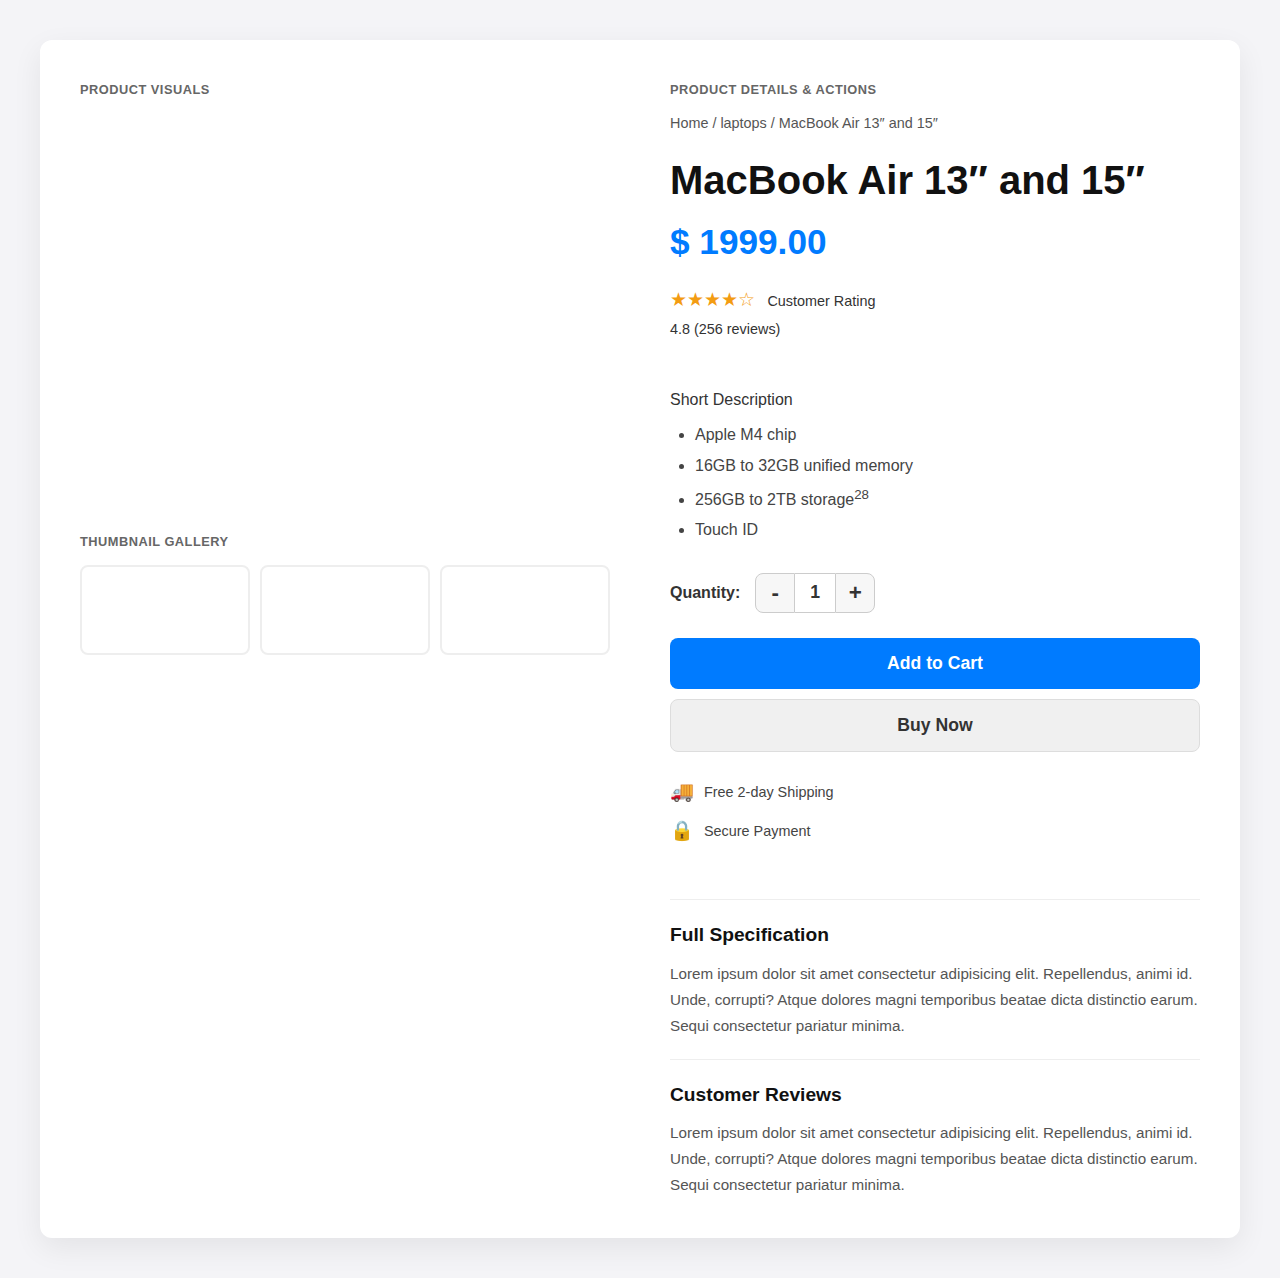
<file: index.html>
<!DOCTYPE html>
<html lang="en">
<head>
    <meta charset="UTF-8">
    <meta name="viewport" content="width=device-width, initial-scale=1.0">
    <title>Gaming Laptop Webpage</title>
    <link rel="icon" href="/images/logo.svg" type="image/svg+xml">
    <link rel="stylesheet" href="style.css">
</head>

<body>
    <div id="container">
        <div id="left">
            <div id="visuals">PRODUCT VISUALS</div>
            <div id="image">
                </div>
            <div id="thumbnail">Thumbnail Gallery</div>
            <div id="thumb-img">
                <span class="thumbnail" id="img-1"></span>
                <span class="thumbnail" id="img-2"></span>
                <span class="thumbnail" id="img-3"></span>
            </div>
        </div>
        
        <div id="right">
            <div id="heading">PRODUCT DETAILS & ACTIONS</div>
            <div id="path">
                <span>Home</span> / <span>laptops</span> / <span>MacBook Air 13″ and 15″</span>
            </div>
            <div id="name">MacBook Air 13″ and 15″</div>
            <div id="price">$ 1999.00</div>
            <div id="rating">
                <pre>Customer Rating
4.8 (256 reviews)
                </pre>
            </div>
            <div id="discription">Short Description
                <ul>
                    <li>Apple M4 chip</li>
                    <li>16GB to 32GB unified memory</li>
                    <li>256GB to 2TB storage<sup>28</sup></li>
                    <li>Touch ID</li>
                </ul>
            </div>
            
            <div id="quantity"><span><button id="sub">-</button></span><span><button id="cnt">1</button></span><span><button id="add">+</button></span></div>
            
            <div id="cart"><button id="cart-btn">Add to Cart</button></div>
            <div id="buy"><button id="buy-btn">Buy Now</button></div>
            
            <div id="facility">
                <ul>
                    <li>Free 2-day Shipping</li>
                    <li>Secure Payment</li>
                </ul>
            </div>
            
            <div id="specify">
                <div class="head">Full Specification</div>
                <div>Lorem ipsum dolor sit amet consectetur adipisicing elit. Repellendus, animi id. Unde, corrupti?
                    Atque dolores magni temporibus beatae dicta distinctio earum. Sequi consectetur pariatur minima.
                </div>
            </div>
            
            <div id="feedback">
                <div class="head">Customer Reviews</div> 
                <div>Lorem ipsum dolor sit amet consectetur adipisicing elit. Repellendus, animi id. Unde, corrupti?
                    Atque dolores magni temporibus beatae dicta distinctio earum. Sequi consectetur pariatur minima.
                </div>
            </div>
        </div>
    </div>
    <!-- <script src="script.js"></script> -->
    <script type="module" src="script.js"></script>
</body>
</html>
</file>
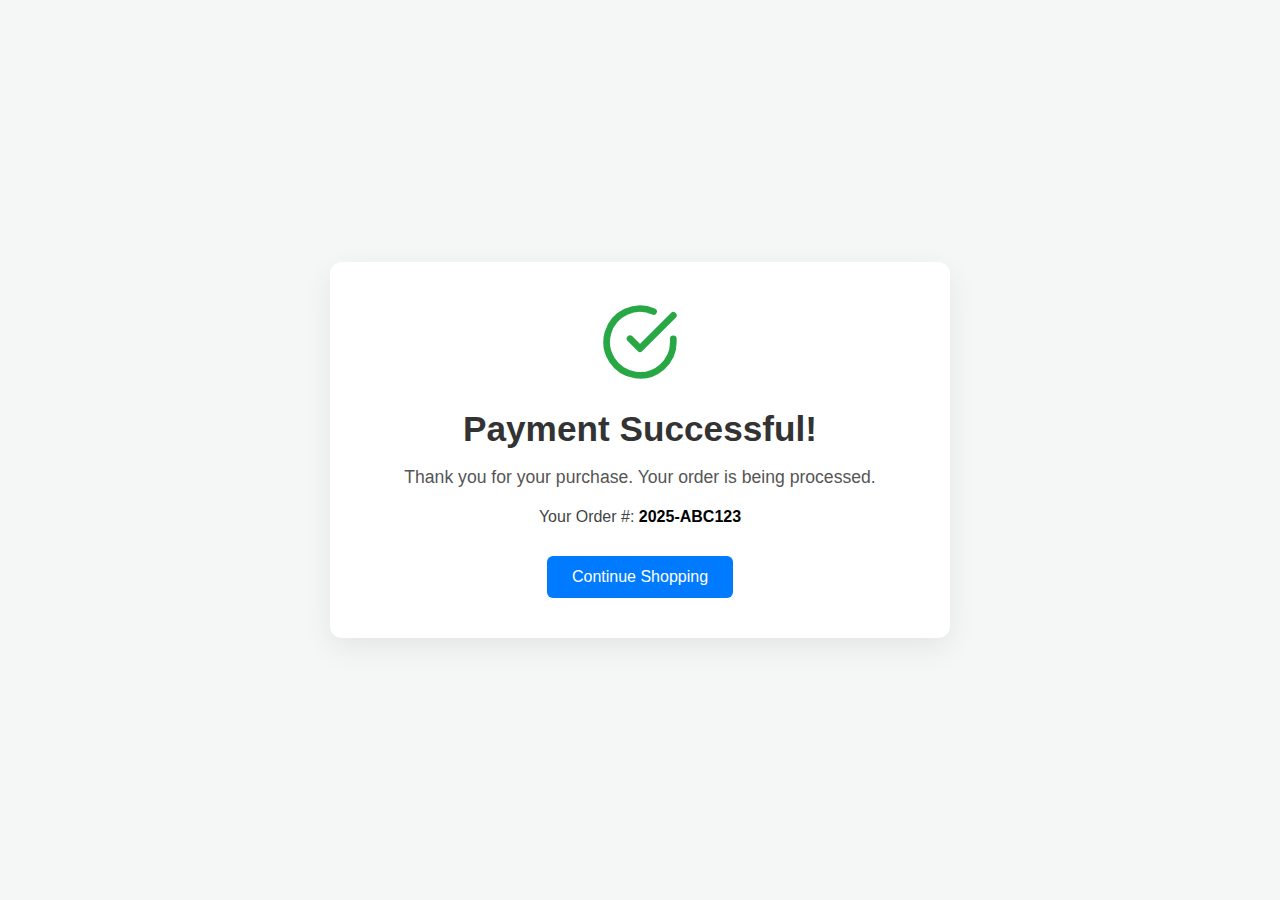
<file: finalMsg.html>
<!DOCTYPE html>
<html lang="en">
<head>
    <meta charset="UTF-8">
    <meta name="viewport" content="width=device-width, initial-scale=1.0">
    <title>Gaming Laptop Webpage</title>
    <link rel="icon" href="/images/logo.svg" type="image/svg+xml">
    <link rel="stylesheet" href="finalMsg.css">
</head>
<body>
    
    <div class="success-container">
        
        <div class="success-icon">
            <svg xmlns="http://www.w3.org/2000/svg" width="80" height="80" viewBox="0 0 24 24" fill="none" stroke="#28a745" stroke-width="2" stroke-linecap="round" stroke-linejoin="round">
                <path d="M22 11.08V12a10 10 0 1 1-5.93-9.14"></path>
                <polyline points="22 4 12 14.01 9 11.01"></polyline>
            </svg>
        </div>

        <h1>Payment Successful!</h1>
        
        <p class="message">
            Thank you for your purchase. Your order is being processed.
        </p>
        
        <p class="order-number">
            Your Order #: <strong>2025-ABC123</strong>
        </p>
        
        <a href="index.html" class="btn-home">Continue Shopping</a>

    </div>
</body>
</html>
</file>
<file: finalMsg.css>
/* style.css */

body {
    font-family: -apple-system, BlinkMacSystemFont, "Segoe UI", Roboto, Helvetica, Arial, sans-serif;
    /* 1. Light gray background (same as your theme) */
    background-color: #f4f7f6;
    display: flex;
    justify-content: center;
    align-items: center;
    min-height: 100vh;
    margin: 0;
}

/* 2. The white container box */
.success-container {
    background-color: #ffffff;
    padding: 40px 60px;
    border-radius: 12px;
    box-shadow: 0 10px 30px rgba(0, 0, 0, 0.07);
    text-align: center;
    max-width: 500px;
    width: 90%;
}

.success-icon {
    margin-bottom: 20px;
}

h1 {
    color: #333;
    font-size: 2.2rem;
    margin-bottom: 10px;
}

.message {
    color: #555;
    font-size: 1.1rem;
    margin-bottom: 20px;
}

.order-number {
    color: #444;
    font-size: 1rem;
    margin-bottom: 30px;
}

.order-number strong {
    color: #000;
    font-weight: 600;
}

/* 3. Themed button (same as your theme) */
.btn-home {
    display: inline-block;
    background-color: #007bff;
    color: #ffffff;
    padding: 12px 25px;
    text-decoration: none;
    border-radius: 6px;
    font-size: 1rem;
    font-weight: 500;
    transition: background-color 0.2s ease;
}

.btn-home:hover {
    background-color: #0056b3;
}

/* Responsive styles */
@media (max-width: 600px) {
    .success-container {
        padding: 30px 20px;
    }
    h1 {
        font-size: 1.8rem;
    }
    .message {
        font-size: 1rem;
    }
}
</file>
<file: style.css>
/* --- 1. Global Reset & Body --- */
* {
    margin: 0;
    padding: 0;
    box-sizing: border-box;
}

body {
    font-family: -apple-system, BlinkMacSystemFont, "Segoe UI", Roboto, Helvetica, Arial, sans-serif;
    background-color: #f4f4f7; /* Light gray background for the page */
    line-height: 1.6;
    color: #333;
}

/* --- 2. Main Container (The Card) --- */
#container {
    display: flex; /* This replaces your .flex class */
    max-width: 1200px;
    margin: 40px auto; /* Centers the card on the page */
    background-color: #ffffff;
    border-radius: 12px;
    box-shadow: 0 10px 30px rgba(0, 0, 0, 0.07);
    padding: 40px;
}

/* --- 3. Left & Right Columns --- */
#left {
    flex-basis: 50%; /* Takes up 50% of the width */
    padding-right: 30px;
    display: flex;
    flex-direction: column;
}

#right {
    flex-basis: 50%; /* Takes up 50% of the width */
    padding-left: 30px;
    display: flex;
    flex-direction: column;
}

/* --- 4. Left Column Styling (Visuals) --- */
#visuals,
#thumbnail {
    font-size: 0.8rem;
    font-weight: 600; /* Replaces .bold */
    color: #666;
    text-transform: uppercase;
    letter-spacing: 0.5px;
    margin-bottom: 12px;
}

#image {
    width: 100%;
    height: 400px; /* Give height to the empty div */
    border-radius: 10px;
    margin-bottom: 20px;
    
    /* Placeholder background - REPLACE THIS */
    background-image: url('https://store.storeimages.cdn-apple.com/4668/as-images.apple.com/is/mba13-m3-starlight-gallery1-202402?wid=2000&hei=1536&fmt=jpeg&qlt=90&.v=1707253412999');
    background-size: cover;
    background-position: center;
}

#thumb-img {
    display: flex;
    gap: 10px; /* Space between thumbnails */
}

#thumb-img span {
    flex: 1; /* Make all spans share the space equally */
    height: 90px;
    border-radius: 8px;
    cursor: pointer;
    border: 2px solid #eee;
    transition: border-color 0.2s;
    background-size: cover;
    background-position: center;
}

#thumb-img span:hover {
    border-color: #007bff; /* Highlight on hover */
}

/* Placeholder backgrounds for thumbnails - REPLACE THESE */
#thumb-img span:nth-child(1) {
    background-image: url('https://store.storeimages.cdn-apple.com/4668/as-images.apple.com/is/mba13-m3-starlight-gallery2-202402?wid=2000&hei=1536&fmt=jpeg&qlt=90&.v=1707253413143');
    /* border-color: #007bff; Show first as "active" */
}
#thumb-img span:nth-child(2) {
    background-image: url('https://store.storeimages.cdn-apple.com/4668/as-images.apple.com/is/mba13-m3-starlight-gallery3-202402?wid=2000&hei=1536&fmt=jpeg&qlt=90&.v=1707253413061');
}
#thumb-img span:nth-child(3) {
    background-image: url('https://store.storeimages.cdn-apple.com/4668/as-images.apple.com/is/mba13-m3-starlight-gallery4-202402?wid=2000&hei=1536&fmt=jpeg&qlt=90&.v=1707253413144');
}

.thumbnail {
  /* ... your other styles like width, height, background-image ... */
  
  /* 1. Add a transparent border by default */
  border: 2px solid transparent;
  cursor: pointer;
  transition: border-color 0.2s ease; /* Smooth transition */
}

/* --- 5. Right Column Styling (Details) --- */
#heading {
    font-size: 0.8rem;
    font-weight: 600; /* Replaces .bold */
    color: #666;
    text-transform: uppercase;
    letter-spacing: 0.5px;
    margin-bottom: 12px;
}

#path {
    font-size: 0.9rem;
    color: #555;
    margin-bottom: 20px;
}

#path span {
    cursor: pointer;
}
#path span:hover {
    text-decoration: underline;
    color: #007bff;
}

#name {
    font-size: 2.5rem;
    font-weight: 700; /* Replaces .bold */
    color: #111;
    margin-bottom: 10px;
    line-height: 1.2;
}

#price {
    font-size: 2.2rem;
    font-weight: 600; /* Replaces .bold */
    color: #007bff; /* Blue from mock-up */
    margin-bottom: 15px;
}

#rating {
    margin-bottom: 20px;
}

/* Add stars before the rating */
#rating::before {
    content: '★★★★☆';
    color: #f39c12; /* Gold color */
    font-size: 1.2rem;
    margin-right: 8px;
}

/* Style the <pre> tag to look like normal text */
#rating pre {
    display: inline; /* Makes it flow with the stars */
    font-family: inherit; /* Use the page's font */
    font-size: 0.9rem;
    color: #333;
    margin: 0;
}
/* --- 9. Quantity Selector Styling --- */
#quantity {
    display: flex;
    align-items: center; /* Vertically aligns the label and buttons */
    margin-bottom: 25px; /* Space before the 'Add to Cart' button */
}

/* Add a label for the selector, like in the UI design */
#quantity::before {
    content: 'Quantity:';
    font-size: 1rem;
    font-weight: 600;
    color: #333;
    margin-right: 15px; /* Space between label and buttons */
}

/* Base styles for all buttons in the selector */
#quantity button {
    border: 1px solid #ccc;
    background-color: #fff;
    font-size: 1.1rem;
    font-weight: 600;
    color: #333;
    height: 40px;   /* Fixed height */
    min-width: 40px; /* Fixed width */
    padding: 0 12px;
    line-height: 1; /* Helps center text */
}

/* Style the '-' and '+' buttons */
#quantity span:first-child button,
#quantity span:last-child button {
    cursor: pointer;
    background-color: #f7f7f7;
    font-size: 1.4rem; /* Makes + and - a bit bigger */
    transition: background-color 0.2s;
}

#quantity span:first-child button:hover,
#quantity span:last-child button:hover {
    background-color: #e9e9e9;
}

/* Style the middle '1' button to look like a display */
#quantity span:nth-child(2) button {
    border-left: none;  /* Remove borders between buttons */
    border-right: none;
    cursor: default;   /* It's not clickable */
    background-color: #fff;
}

/* Add rounded corners to the outer edges */
#quantity span:first-child button {
    border-radius: 8px 0 0 8px; /* Top-left and bottom-left */
}

#quantity span:last-child button {
    border-radius: 0 8px 8px 0; /* Top-right and bottom-right */
}
#discription {
    font-size: 1rem;
    color: #333;
    margin-bottom: 25px;
}

#discription ul {
    margin-top: 10px;
    padding-left: 25px; /* Indent list items */
}

#discription li {
    margin-bottom: 5px;
    color: #444;
}

/* --- 6. Buttons & Facilities --- */

/* Style the buttons directly */
#cart button,
#buy button {
    width: 100%;
    padding: 15px;
    font-size: 1.1rem;
    font-weight: 600;
    border-radius: 8px;
    cursor: pointer;
    transition: all 0.2s ease;
    border: none;
}

#cart {
    margin-bottom: 10px;
}

/* Primary Button */
#cart button {
    background-color: #007bff;
    color: white;
}
#cart button:hover {
    background-color: #0056b3;
}

/* Secondary Button */
#buy button {
    background-color: #f0f0f0;
    color: #333;
    border: 1px solid #ddd;
}
#buy button:hover {
    background-color: #e0e0e0;
}

#facility {
    margin: 25px 0;
}

#facility ul {
    list-style-type: none; /* Remove bullets */
    padding-left: 0;
}

#facility li {
    font-size: 0.9rem;
    color: #444;
    margin-bottom: 8px;
    display: flex;
    align-items: center;
}

/* Add icons using ::before */
#facility li:nth-child(1)::before {
    content: '🚚';
    margin-right: 10px;
    font-size: 1.2rem;
}
#facility li:nth-child(2)::before {
    content: '🔒';
    margin-right: 10px;
    font-size: 1.2rem;
}

/* --- 7. Bottom Info Sections --- */
#specify,
#feedback {
    border-top: 1px solid #eee;
    padding-top: 20px;
    margin-top: 20px;
}

/* This styles the .head class in your HTML */
.head {
    font-size: 1.2rem;
    font-weight: 600;
    color: #111;
    margin-bottom: 10px;
}

#specify div:not(.head),
#feedback div:not(.head) {
    font-size: 0.95rem;
    color: #555;
    line-height: 1.7;
}


/* --- 8. Responsive Design --- */
@media (max-width: 900px) {
    #container {
        flex-direction: column; /* Stack columns */
        padding: 20px;
        margin: 20px;
    }

    #left, #right {
        flex-basis: 100%; /* Make columns full-width */
        padding: 0; /* Remove side padding */
    }

    #left {
        margin-bottom: 30px;
    }

    #image {
        height: 300px; /* Adjust image height for smaller screens */
    }

    #name {
        font-size: 2rem;
    }

    #price {
        font-size: 1.8rem;
    }
}
</file>
